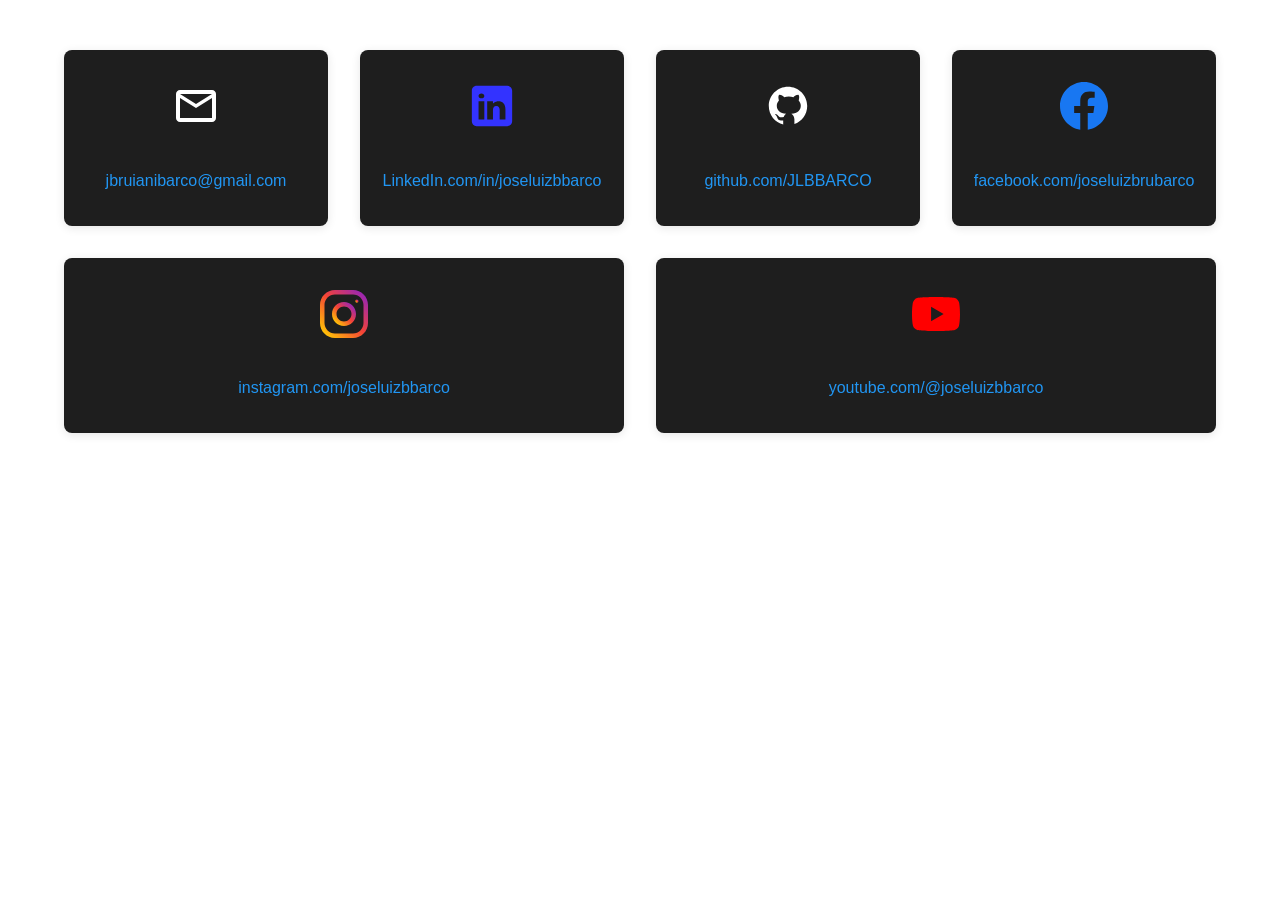
<file: iframe.html>
<!DOCTYPE html>
<html lang="pt-br">
  <head>
    <meta charset="UTF-8" />
    <meta name="viewport" content="width=device-width, initial-scale=1.0" />
    <title>ContactFrame</title>
    <link rel="stylesheet" href="assets/css/iframe.css" />
  </head>
  <body>
    <main class="contact-options">
      <div class="contact-card">
        <img src="assets/icons/mail.svg" alt="SVG Mail Icon" class="icon" />
        <h3>E-mail</h3>
        <p>
          <a href="mailto:jbruianibarco@gmail.com" target="_blank"
            >jbruianibarco@gmail.com</a
          >
        </p>
      </div>
      <div class="contact-card">
        <img
          src="assets/icons/linkedin.svg"
          alt="SVG LinkedIn Icon"
          class="icon"
        />
        <h3>LinkedIn</h3>
        <p>
          <a href="https://linkedin.com/in/joseluizbbarco" target="_blank"
            >LinkedIn.com/in/joseluizbbarco</a
          >
        </p>
      </div>
      <div class="contact-card">
        <img src="assets/icons/github.svg" alt="SVG GitHub Icon" class="icon" />
        <h3>GitHub</h3>
        <p>
          <a
            href="http://github.com/JLBBARCO"
            target="_blank"
            rel="noopener noreferrer"
            >github.com/JLBBARCO</a
          >
        </p>
      </div>
      <div class="contact-card">
        <img
          src="assets/icons/facebook.svg"
          alt="SVG Facebook Icon"
          class="icon"
        />
        <h3>Facebook</h3>
        <p>
          <a
            href="http://facebook.com/joseluizbrubarco"
            target="_blank"
            rel="noopener noreferrer"
          >
            facebook.com/joseluizbrubarco
          </a>
        </p>
      </div>
      <div class="contact-card">
        <img
          src="assets/icons/instagram.svg"
          alt="SVG Instagram Icon"
          class="icon"
        />
        <h3>Instagram</h3>
        <p>
          <a
            href="http://instagram.com/joseluizbbarco"
            target="_blank"
            rel="noopener noreferrer"
          >
            instagram.com/joseluizbbarco
          </a>
        </p>
      </div>
      <div class="contact-card">
        <img
          src="assets/icons/youtube.svg"
          alt="SVG Instagram Icon"
          class="icon"
        />
        <h3>YouTube</h3>
        <p>
          <a
            href="http://youtube.com/@joseluizbbarco"
            target="_blank"
            rel="noopener noreferrer"
          >
            youtube.com/@joseluizbbarco
          </a>
        </p>
      </div>
    </main>
  </body>
</html>
</file>
<file: assets/css/iframe.css>
@charset "UTF-8";

:root {
  --primary-color: #2196f3;
  --secondary-color: #1976d2;
  --text-color: #333;
  --primary-bg: #121212;
  --secondary-bg: #1e1e1e;
  --background-color: #fff;
}

* {
  margin: 0;
  padding: 0;
  box-sizing: border-box;
}

body {
  font-family: "Segoe UI", Tahoma, Geneva, Verdana, sans-serif;
  line-height: 1.6;
  color: var(--text-color);
}

.contact-options {
  display: flex;
  justify-content: center;
  align-items: center;
  gap: 2rem;
  flex-wrap: wrap;
  width: 90%;
  height: auto;
  margin: 50px auto;
}

.contact-card {
  display: flex;
  flex-direction: column;
  align-items: center;
  flex: 1;
  min-width: 250px;
  padding: 2rem;
  border-radius: 8px;
  text-align: center;
  color: transparent;
  background-color: var(--secondary-bg);
  box-shadow: 0 2px 10px rgba(0, 0, 0, 0.1);
  transition: transform 0.3s ease;
}

.contact-card:hover {
  color: var(--text-color);
  background-color: var(--background-color);
  transform: translateY(-5px);
}

.contact-card i {
  margin-bottom: 1rem;
  font-size: 3rem;
}

.contact-card h3 {
  margin-bottom: 0.5rem;
}

.contact-card a {
  color: var(--primary-color);
  text-decoration: none;
  transition: color 0.3s ease;
}

.contact-card a:hover {
  color: var(--secondary-color);
  text-decoration: underline;
}

.icon {
  width: 48px;
  height: auto;
}
</file>
